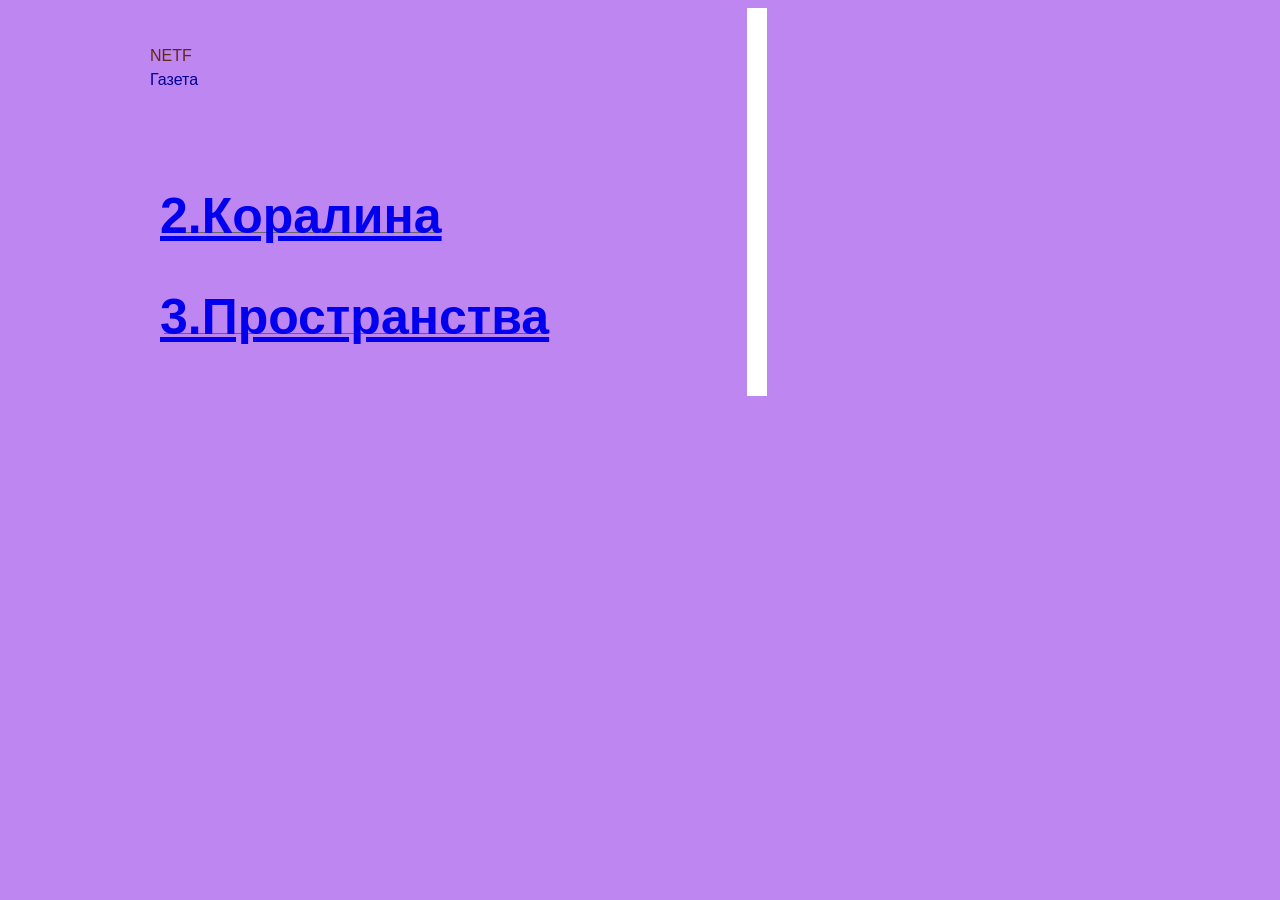
<file: index.html>
<!DOCTYPE html>
<html lang="ru">
<head>
  <meta charset="UTF-8">
  <meta name="viewport" content="width=device-width, initial-scale=1.0">
  <title>NETF</title>
  <link rel="stylesheet" href="style.css"> <!-- Подключение -->
</head>

<body>
<div class="wrapper">
  <div class="page-decoration">
  </div> 
  <div class="page-cat">
    <p>NETF<br /><span class="green">Газета</span></p>
  </div>
  
  <header class="page-header">
    <p><h1><a href="number2.html">2.Коралина</a></h1></p>
    <p><h1><a href="number3.html">3.Пространства</a></h1></p>
  </header>

 </body>
</file>
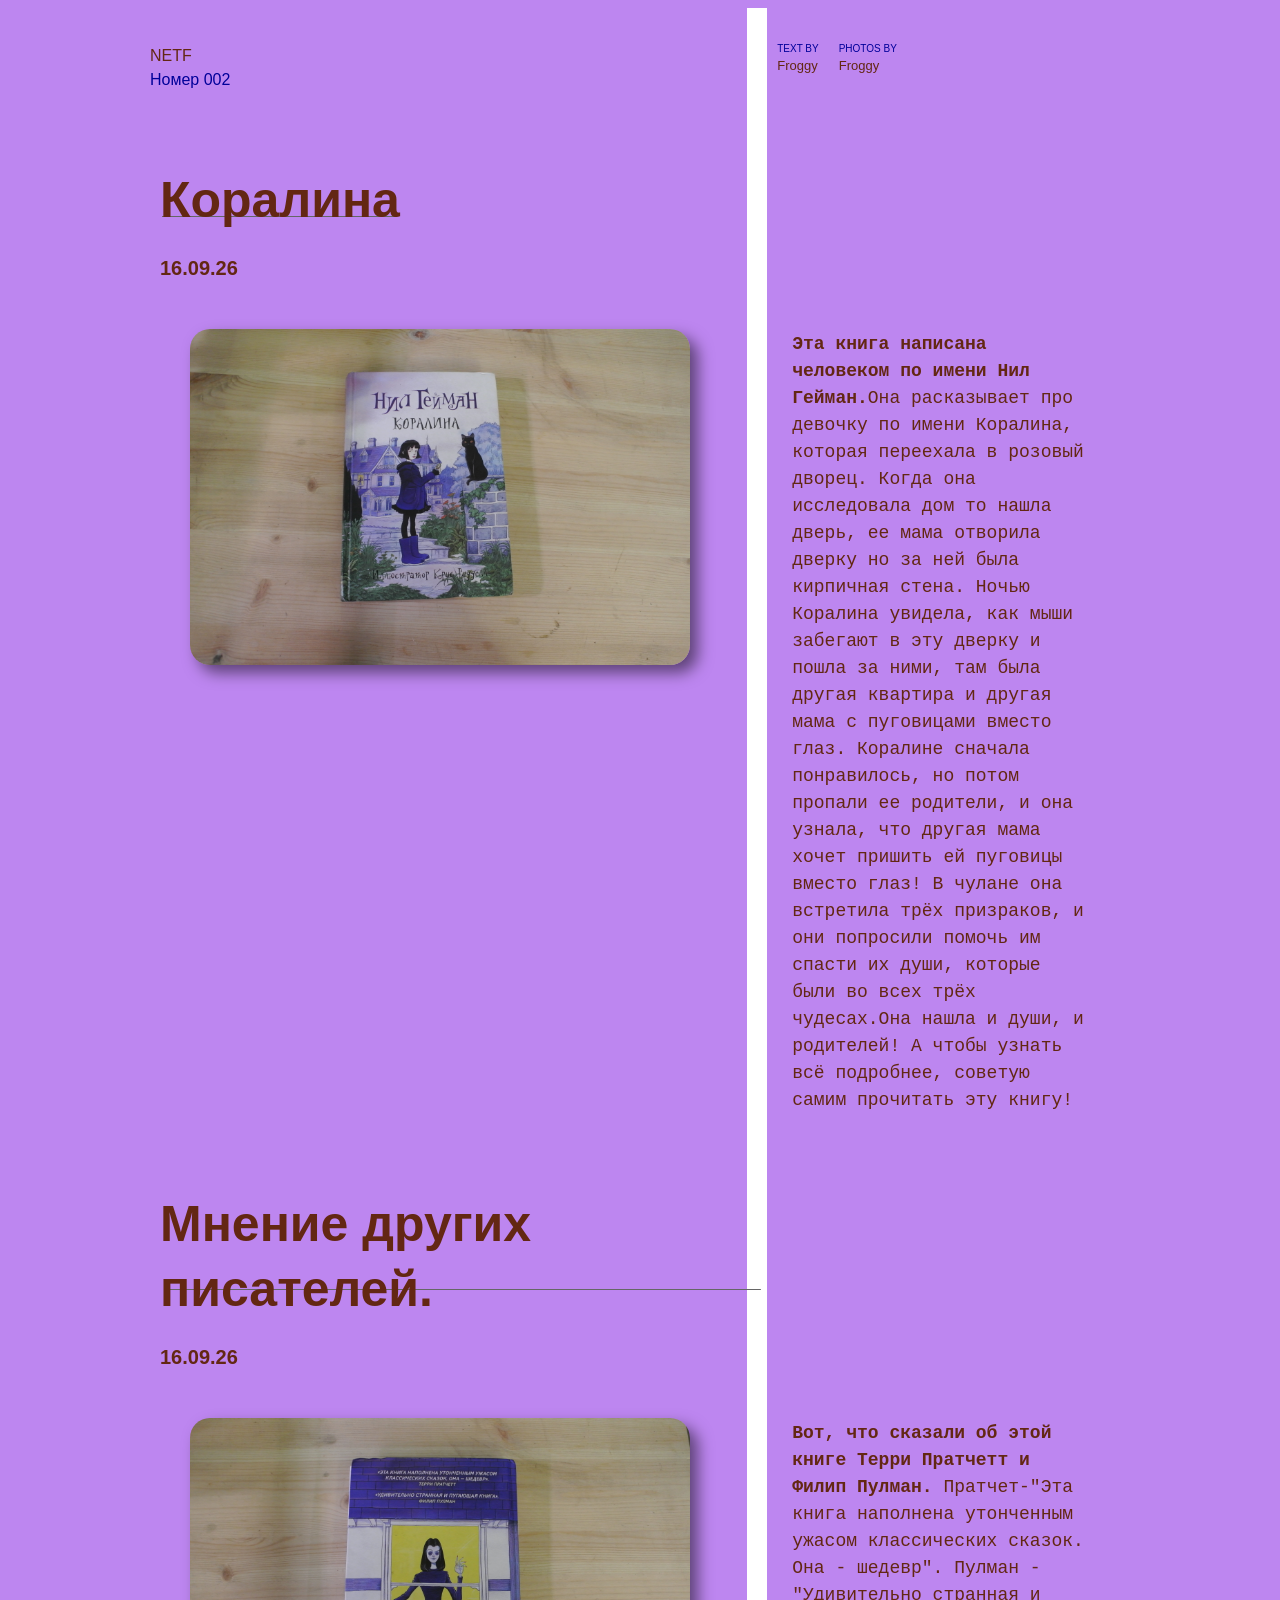
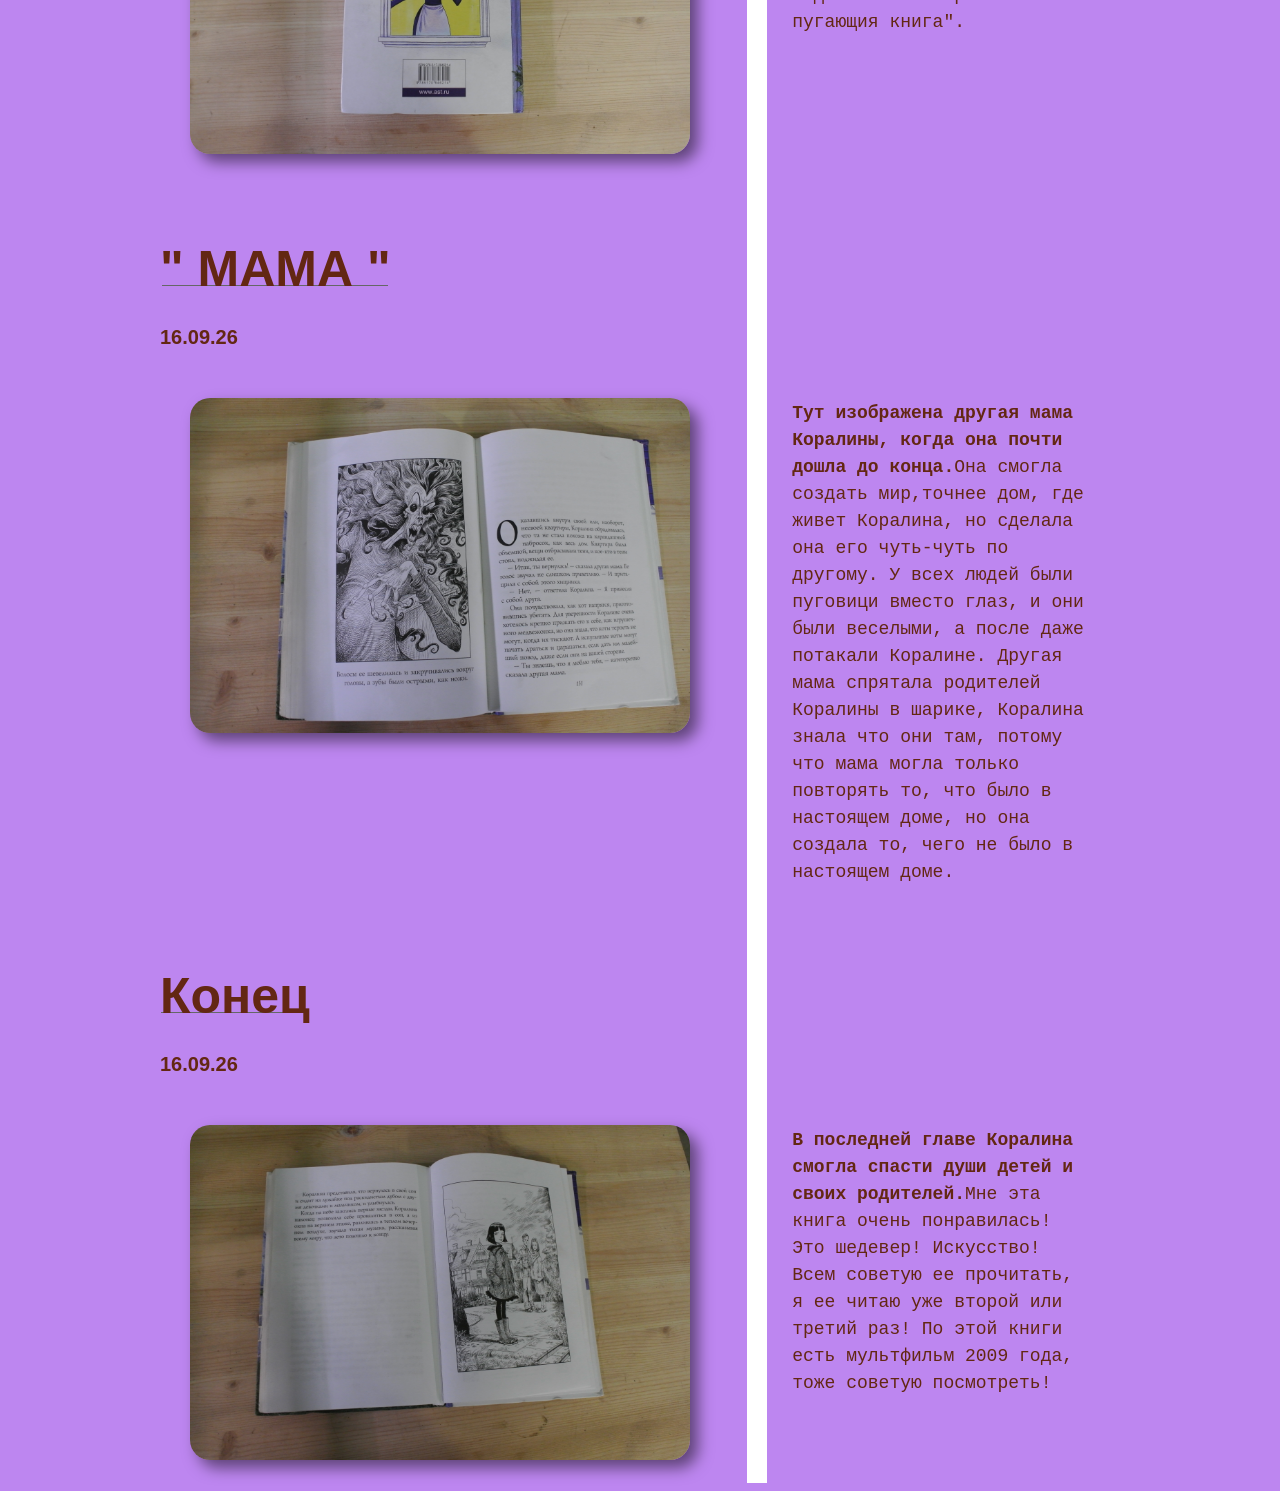
<file: number2.html>
<!DOCTYPE html>
<html lang="ru">
<head>
  <meta charset="UTF-8">
  <meta name="viewport" content="width=device-width, initial-scale=1.0">
  <title>NETF</title>
  <link rel="stylesheet" href="style.css"> <!-- Подключение -->
</head>

<body>
<div class="wrapper">
  <div class="page-decoration">
  </div> 
  <div class="page-cat">
    <p>NETF<br /><span class="green">Номер 002</span></p>
  </div>
  
  <div class="page-credits">
    <p><span class="green">text by</span>Froggy</p>
    <p><span class="green">photos by</span>Froggy</p>
  </div>
  <header class="page-header">
    <h1>Коралина</h1>
    <h2>16.09.26</h2>
  </header>
  <div class="page-hero">
     <figure>
      <img src="img\1.JPG" width="500">
	 </figure>
  </div>
 <aside>
     <p><strong>Эта книга написана человеком по имени Нил Гейман.</strong>Она расказывает про девочку по имени Коралина, которая переехала в розовый дворец. Когда она исследовала дом то нашла дверь, ее мама отворила дверку но за ней была кирпичная стена. Ночью Коралина увидела, как мыши забегают в эту дверку и пошла за ними, там была другая квартира и другая мама с пуговицами вместо глаз. Коралине сначала понравилось, но потом пропали ее родители, и она узнала, что другая мама хочет пришить ей пуговицы вместо глаз! В чулане она встретила трёх призраков, и они попросили помочь им спасти их души, которые были во всех трёх чудесах.Она нашла и души, и родителей! А чтобы узнать всё подробнее, советую самим прочитать эту книгу!</p>
  </aside>
 </div>
 
 
<div class="wrapper">
  <div class="page-decoration">
  </div> 
  <header class="page-header">
    <h1>Мнение других писателей.</h1>
    <h2>16.09.26</h2>
  </header>
  <div class="page-hero">
     <figure>
      <img src="img\2.JPG" width="500">
     </figure>
  </div>
  <aside>
    <p><strong>Вот, что сказали об этой книге Терри Пратчетт и Филип Пулман. </strong>Пратчет-"Эта книга наполнена утонченным ужасом классических сказок. Она - шедевр". Пулман - "Удивительно странная и пугающия книга".</p>
  </aside>
 </div>
 
 
 <div class="wrapper">
  <div class="page-decoration">
  </div> 
  <header class="page-header">
    <h1>" МАМА "</h1>
    <h2>16.09.26</h2>
  </header>
  <div class="page-hero">
     <figure>
      <img src="img\3.JPG" width="500">
     </figure>
  </div>
  <aside>
    <p><strong>Тут изображена другая мама Коралины, когда она почти дошла до конца.</strong>Она смогла создать мир,точнее дом, где живет Коралина, но сделала она его чуть-чуть по другому. У всех людей были пуговици вместо глаз, и они были веселыми, а после даже потакали Коралине. Другая мама спрятала родителей Коралины в шарике, Коралина знала что они там, потому что мама могла только повторять то, что было в настоящем доме, но она создала то, чего не было в настоящем доме.</p>
  </aside>
 </div>
 
 
  <div class="wrapper">
  <div class="page-decoration">
  </div> 
  <header class="page-header">
    <h1>Конец</h1>
    <h2>16.09.26</h2>
  </header>
  <div class="page-hero">
     <figure>
      <img src="img\4.JPG" width="500">
     </figure>
  </div>
  <aside>
    <p><strong>В последней главе Коралина смогла спасти души детей и своих родителей.</strong>Мне эта книга очень понравилась! Это шедевер! Искусство! Всем советую ее прочитать, я ее читаю уже второй или третий раз! По этой книги есть мультфильм 2009 года, тоже советую посмотреть!</p>
  </aside>
 </div>
</body>
</file>
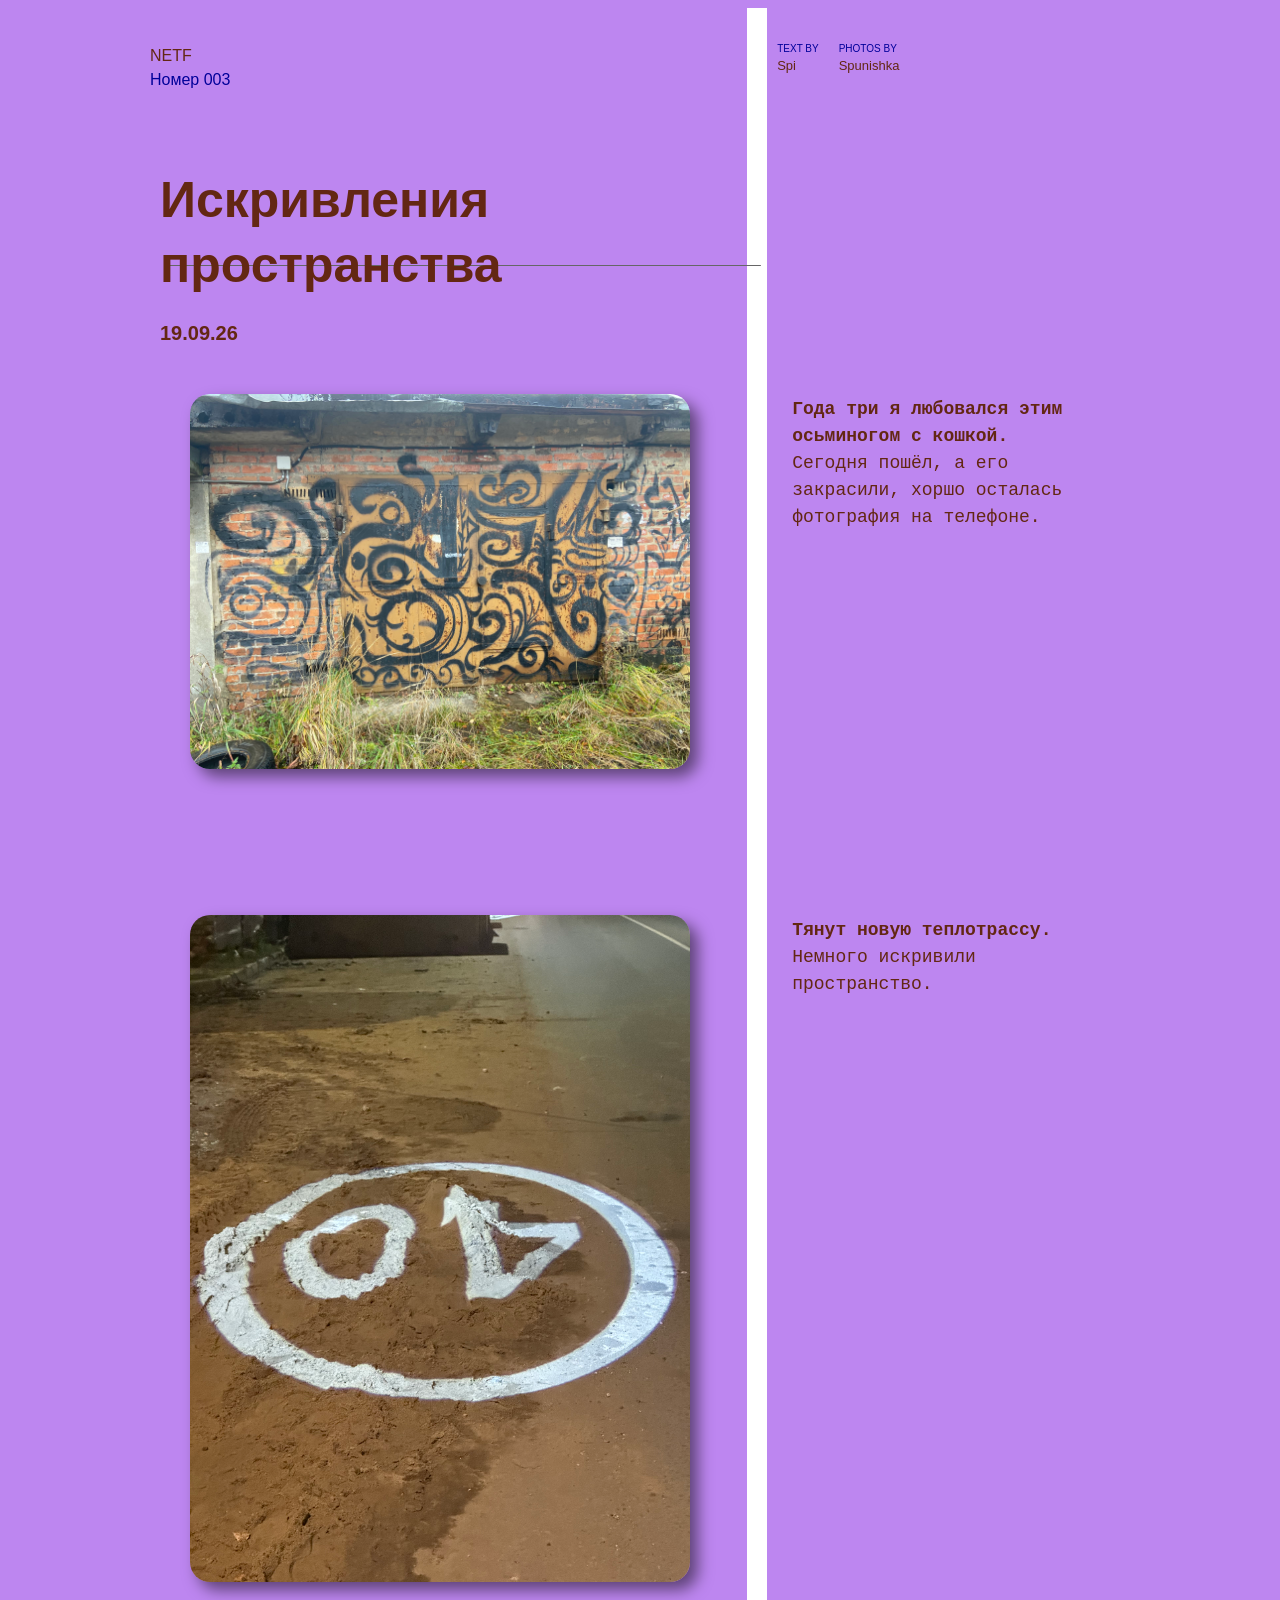
<file: number3.html>
<!DOCTYPE html>
<html lang="ru">
<head>
  <meta charset="UTF-8">
  <meta name="viewport" content="width=device-width, initial-scale=1.0">
  <title>NETF</title>
  <link rel="stylesheet" href="style.css"> <!-- Подключение -->
</head>

<body>
<div class="wrapper">
  <div class="page-decoration">
  </div> 
  <div class="page-cat">
    <p>NETF<br /><span class="green">Номер 003</span></p>
  </div>
  
  <div class="page-credits">
    <p><span class="green">text by</span>Spi</p>
    <p><span class="green">photos by</span>Spunishka</p>
  </div>
  <header class="page-header">
    <h1>Искривления пространства</h1>
    <h2>19.09.26</h2>
  </header>
  <div class="page-hero">
     <figure>
      <img src="img3\1.jpeg" width="500">
	 </figure>
  </div>
 <aside>
     <p><strong>Года три я любовался этим осьминогом с кошкой.</strong> Сегодня пошёл, а его закрасили, хоршо осталась фотография на телефоне.</p>
  </aside>
 </div>
 
 
<div class="wrapper">
  <div class="page-decoration">
  </div> 
  <header class="page-header">
    <h1></h1>
    <h2></h2>
  </header>
  <div class="page-hero">
     <figure>
      <img src="img3\2.jpeg" width="500">
     </figure>
  </div>
  <aside>
    <p><strong>Тянут новую теплотрассу.</strong> Немного искривили пространство.</p>
  </aside>
 </div>
</body>
</file>
<file: style.css>
*, *:before, *:after {
  box-sizing:border-box;
  -webkit-box-sizing:border-box;
  -moz-box-sizing:border-box;
}
body {
  font-family: 'Montserrat', sans-serif;
  line-height: 1.5;
  background-color: #bd86f0;
  color: #632713;
}
strong {
  font-weight: bold;
}
.green {
  color: #000099;
}
img {
  max-width: 100%;
  height: auto;
  border-radius: 20px;
  box-shadow: 8px 8px 15px rgba(0, 0, 0, 0.5);
}
.page-content {
  font-family: Georiga, serif;
  line-height: 1.3;
  padding: 30px 30px 0 30px;
}
.page-content p {
  margin-bottom: 1em;
}
h1 {
  font-size: 50px;
  font-weight: 700;
  line-height: 1.3;
  display: inline-block;
  background-image: linear-gradient(#666, #666);
  background-repeat: no-repeat;
  background-size: 98% 1px;
  background-position: center bottom 25%;
  margin: 10px;
}
h2 {
   margin: 10px;
  font-size: 20px;
  font-weight: bold;
}

.wrapper {
  display: grid;
  width: 100%;
  max-width: 980px;
  margin: 0 auto;
  padding: 0;
  grid-template-columns: [col] 16% [col] 16% [col] 16% [col] 16% [col] 16% [col] 16%;
  grid-template-rows: [row] auto [row] auto [row] auto [row];
/*   grid-auto-columns: 100px; */
}

.page-cat {
  grid-column: col / span 4;
  grid-row: row ;
  padding-top: 20px;
}
.page-credits {
  grid-column: col 5 / span 2;
  grid-row: row ;
  padding-top: 20px;
}
.page-header {
  grid-column: col 1 / span 4;
  grid-row: row 2;
  
  padding: 50px 0 20px;
}
.page-hero {
  grid-column: col / span 6;
  grid-row: row 3;
  
  display: flex;
  flex-direction: row;
}
.page-content {
  grid-column: col / span 4;
  grid-row: row 4;
  
  column-count: 2;
  column-gap: 20px;
}
.page-sidebar {
  font-family: Courier New, serif;
  font-size: 18px;
  grid-column: col 5 / span 2;
  grid-row: row 4;
  margin-top: -340px;
}
.page-decoration {
  grid-column: col 5 / span 1;
  background-color: #fff;
  grid-row: row 1 / span 4;
  width: 20px;
  z-index: -1;
  margin-left: -30px;
}

.page-hero figure {
 
}
aside {
  padding: 0 0 0 15px;
  font-family: Courier New, serif;
  grid-column: col 5 / span 2;
  grid-row: row 3;
  max-width: 640px;
}
aside p {
  font-size: 18px;
}
.page-credits {
  font-size: 13px;
  display: flex;
}
.page-credits p:first-of-type {
  padding-right: 20px;
}
.page-credits span {
  font-size: 10px;
  text-transform: uppercase;
  display: block;
}
</file>
